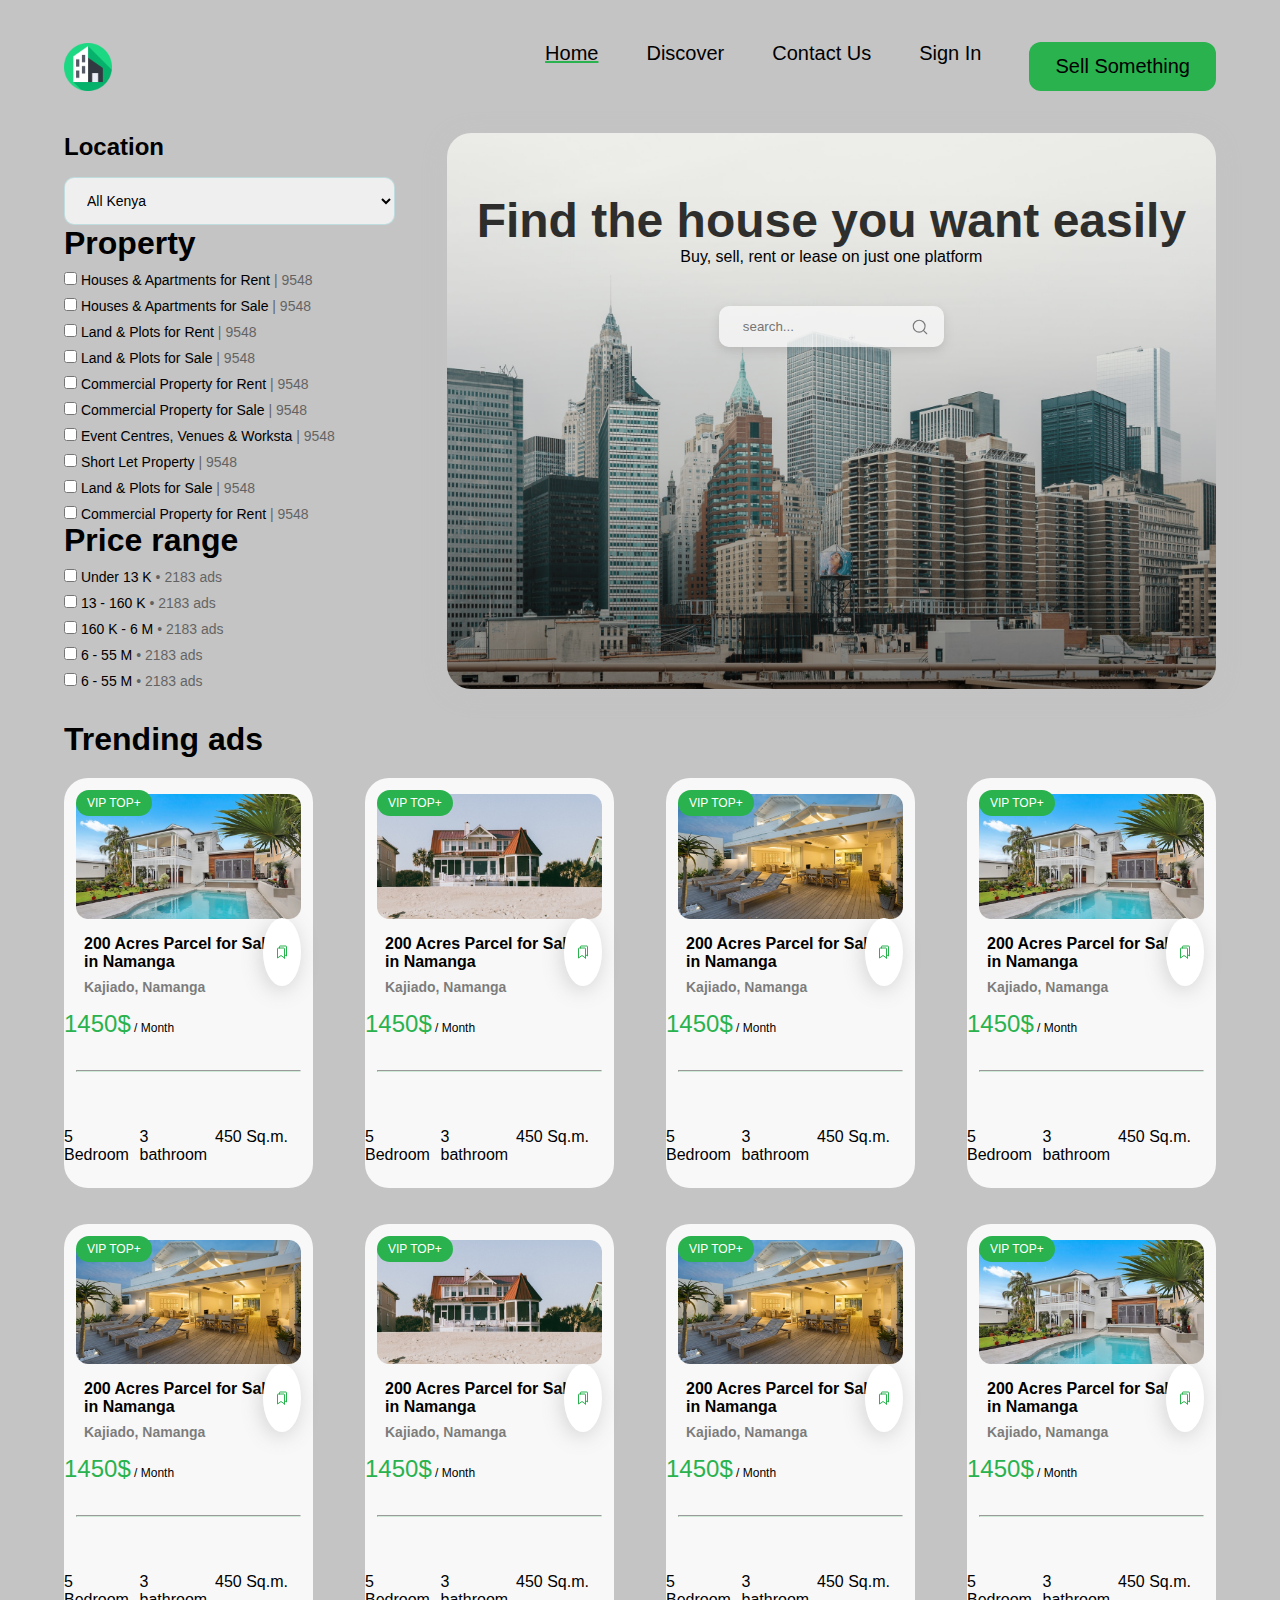
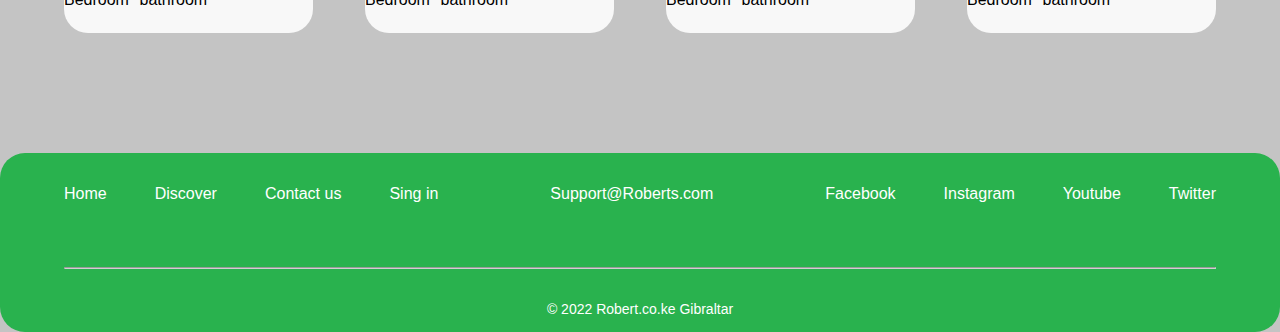
<file: index.html>
<!DOCTYPE html>
<html lang="en">
  <head>
    <meta charset="UTF-8" />
    <meta http-equiv="X-UA-Compatible" content="IE=edge" />
    <meta name="viewport" content="width=device-width, initial-scale=1.0" />
    <link rel="stylesheet" href="assets/css/font.css" />
    <link rel="stylesheet" href="assets/css/style.css" />
    <link rel="stylesheet" href="assets/css/media.css" />
    <meta name="description" content="this page is about villas" />
    <meta name="keywords" content="Find the house you want easily" />
    <meta name="author" content="Tamar Khutchua" />

    <meta
      property="og:url"
      content="https://github.com/tamarkhutchua/Parcours.git"
    />
    <title>Parcours</title>
  </head>
  <body>
    <header>
      <div class="container">
        <div class="nav-wrapper">
          <a href="index.html">
            <img src="assets/images/apartment 1.svg" alt="logo-icon" />
          </a>
          <nav class="navbar">
            <ul>
              <li class="navbar-li">
                <a href="#">Home</a>
              </li>
              <li class="navbar-li">
                <a href="#">Discover</a>
              </li>
              <li class="navbar-li">
                <a href="#">Contact us</a>
              </li>
              <li class="navbar-li">
                <a href="#">Sign in</a>
              </li>
              <li class="navbar-li">
                <a href="#">Sell Something</a>
              </li>
            </ul>
          </nav>
          <img
            class="search-loop"
            src="assets/images/Frame 3.svg"
            alt="search loop"
          />
        </div>
      </div>
    </header>
    <section class="Houses">
      <div class="parent-grid">
        <aside>
          <h2>Location</h2>
          <select class="country" name="country" id="country">
            <option value="0">All Kenya</option>
            <option value="1">All Georgia</option>
            <option value="2">All Italy</option>
            <option value="3">Others</option>
          </select>
          <h1>Property</h1>
          <div class="form-row">
            <input type="checkbox" name="list" id="list" />
            <label for="list">
              Houses & Apartments for Rent <span>| 9548</span>
            </label>
          </div>
          <div class="form-row">
            <input type="checkbox" name="list" id="list" />
            <label for="list">
              Houses & Apartments for Sale <span>| 9548</span>
            </label>
          </div>
          <div class="form-row">
            <input type="checkbox" name="list" id="list" />
            <label for="list">
              Land & Plots for Rent <span>| 9548</span>
            </label>
          </div>
          <div class="form-row">
            <input type="checkbox" name="list" id="list" />
            <label for="list">
              Land & Plots for Sale <span>| 9548</span>
            </label>
          </div>
          <div class="form-row">
            <input type="checkbox" name="list" id="list" />
            <label for="list">
              Commercial Property for Rent <span>| 9548</span>
            </label>
          </div>
          <div class="form-row">
            <input type="checkbox" name="list" id="list" />
            <label for="list">
              Commercial Property for Sale <span>| 9548</span>
            </label>
          </div>
          <div class="form-row">
            <input type="checkbox" name="list" id="list" />
            <label for="list">
              Event Centres, Venues & Worksta <span>| 9548</span>
            </label>
          </div>
          <div class="form-row">
            <input type="checkbox" name="list" id="list" />
            <label for="list"> Short Let Property <span>| 9548</span> </label>
          </div>
          <div class="form-row">
            <input type="checkbox" name="list" id="list" />
            <label for="list">
              Land & Plots for Sale <span>| 9548</span>
            </label>
          </div>
          <div class="form-row">
            <input type="checkbox" name="list" id="list" />
            <label for="list">
              Commercial Property for Rent <span>| 9548</span>
            </label>
          </div>
          <h1>Price range</h1>
          <div class="form-row-price">
            <input type="checkbox" name="list" id="list" />
            <label for="list"> Under 13 K <span>• 2183 ads</span> </label>
          </div>
          <div class="form-row-price">
            <input type="checkbox" name="list" id="list" />
            <label for="list"> 13 - 160 K <span>• 2183 ads</span> </label>
          </div>
          <div class="form-row-price">
            <input type="checkbox" name="list" id="list" />
            <label for="list"> 160 K - 6 M <span>• 2183 ads</span> </label>
          </div>
          <div class="form-row-price">
            <input type="checkbox" name="list" id="list" />
            <label for="list"> 6 - 55 M <span>• 2183 ads</span> </label>
          </div>
          <div class="form-row-price">
            <input type="checkbox" name="list" id="list" />
            <label for="list"> 6 - 55 M <span>• 2183 ads</span> </label>
          </div>
        </aside>
        <div class="navsearch">
          <h2>Find the house you want easily</h2>
          <p>Buy, sell, rent or lease on just one platform</p>
          <label for="search">
            <input
              type="text"
              name="search"
              id="search"
              placeholder="search..."
            />
            <img class="vec-ph" src="assets/images/Frame 3.svg" alt="loop" />
          </label>
        </div>
      </div>
      <h1 class="trend">Trending ads</h1>
      <div class="villas">
        <article>
          <a href="internal.html" target="_blank">
            <img src="assets/images/Rectangle 541.png" alt="swimming-pool" />
          </a>
          <span class="vip">VIP TOP+</span>
          <div class="bookmark">
            <img src="assets/images/Frame.svg" alt="frame" />
          </div>
          <h3>200 Acres Parcel for Sale in Namanga</h3>
          <h4>Kajiado, Namanga</h4>
          <div class="price">
            <p><span>1450$</span> / Month</p>
          </div>
          <hr />
          <div class="details">
            <p>5 Bedroom</p>
            <p>3 bathroom</p>
            <p>450 Sq.m.</p>
          </div>
        </article>
        <article>
          <a href="internal.html" target="_blank">
            <img src="assets/images/Rectangle 425.png" alt="sand" />
          </a>
          <span class="vip">VIP TOP+</span>
          <div class="bookmark">
            <img src="assets/images/Frame.svg" alt="frame" />
          </div>
          <h3>200 Acres Parcel for Sale in Namanga</h3>
          <h4>Kajiado, Namanga</h4>
          <div class="price">
            <p><span>1450$</span> / Month</p>
          </div>
          <hr />
          <div class="details">
            <p>5 Bedroom</p>
            <p>3 bathroom</p>
            <p>450 Sq.m.</p>
          </div>
        </article>
        <article>
          <a href="internal.html" target="_blank">
            <img src="assets/images/Rectangle 431.png" alt="night-stay" />
          </a>
          <span class="vip">VIP TOP+</span>
          <div class="bookmark">
            <img src="assets/images/Frame.svg" alt="frame" />
          </div>
          <h3>200 Acres Parcel for Sale in Namanga</h3>
          <h4>Kajiado, Namanga</h4>
          <div class="price">
            <p><span>1450$</span> / Month</p>
          </div>
          <hr />
          <div class="details">
            <p>5 Bedroom</p>
            <p>3 bathroom</p>
            <p>450 Sq.m.</p>
          </div>
        </article>
        <article>
          <a href="internal.html" target="_blank">
            <img src="assets/images/Rectangle 428.png" alt="Roses" />
          </a>
          <span class="vip">VIP TOP+</span>
          <div class="bookmark">
            <img src="assets/images/Frame.svg" alt="frame" />
          </div>
          <h3>200 Acres Parcel for Sale in Namanga</h3>
          <h4>Kajiado, Namanga</h4>
          <div class="price">
            <p><span>1450$</span> / Month</p>
          </div>
          <hr />
          <div class="details">
            <p>5 Bedroom</p>
            <p>3 bathroom</p>
            <p>450 Sq.m.</p>
          </div>
        </article>
        <article>
          <a href="internal.html" target="_blank">
            <img src="assets/images/Rectangle 545.png" alt="shezlong" />
          </a>
          <span class="vip">VIP TOP+</span>
          <div class="bookmark">
            <img src="assets/images/Frame.svg" alt="frame" />
          </div>
          <h3>200 Acres Parcel for Sale in Namanga</h3>
          <h4>Kajiado, Namanga</h4>
          <div class="price">
            <p><span>1450$</span> / Month</p>
          </div>
          <hr />
          <div class="details">
            <p>5 Bedroom</p>
            <p>3 bathroom</p>
            <p>450 Sq.m.</p>
          </div>
        </article>
        <article>
          <a href="internal.html" target="_blank">
            <img src="assets/images/Rectangle 520.png" alt="sand-house" />
          </a>
          <span class="vip">VIP TOP+</span>
          <div class="bookmark">
            <img src="assets/images/Frame.svg" alt="frame" />
          </div>
          <h3>200 Acres Parcel for Sale in Namanga</h3>
          <h4>Kajiado, Namanga</h4>
          <div class="price">
            <p><span>1450$</span> / Month</p>
          </div>
          <hr />
          <div class="details">
            <p>5 Bedroom</p>
            <p>3 bathroom</p>
            <p>450 Sq.m.</p>
          </div>
        </article>
        <article>
          <a href="internal.html" target="_blank">
            <img src="assets/images/Rectangle 519.png" alt="shezlong-2" />
          </a>
          <span class="vip">VIP TOP+</span>
          <div class="bookmark">
            <img src="assets/images/Frame.svg" alt="frame" />
          </div>
          <h3>200 Acres Parcel for Sale in Namanga</h3>
          <h4>Kajiado, Namanga</h4>
          <div class="price">
            <p><span>1450$</span> / Month</p>
          </div>
          <hr />
          <div class="details">
            <p>5 Bedroom</p>
            <p>3 bathroom</p>
            <p>450 Sq.m.</p>
          </div>
        </article>
        <article>
          <a href="internal.html" target="_blank">
            <img src="assets/images/Rectangle 527.png" alt="roses-2" />
          </a>
          <span class="vip">VIP TOP+</span>
          <div class="bookmark">
            <img src="assets/images/Frame.svg" alt="frame" />
          </div>
          <h3>200 Acres Parcel for Sale in Namanga</h3>
          <h4>Kajiado, Namanga</h4>
          <div class="price">
            <p><span>1450$</span> / Month</p>
          </div>
          <hr />
          <div class="details">
            <p>5 Bedroom</p>
            <p>3 bathroom</p>
            <p>450 Sq.m.</p>
          </div>
        </article>
      </div>
    </section>
    <footer>
      <div class="footer-container">
        <div class="footer-container-left">
          <ul>
            <li>
              <a href="#">Home</a>
            </li>
            <li>
              <a href="#">Discover</a>
            </li>
            <li>
              <a href="#">Contact us</a>
            </li>
            <li>
              <a href="#">Sing in</a>
            </li>
          </ul>
        </div>
        <p>Support@Roberts.com</p>
        <div class="footer-container-right">
          <ul>
            <li>
              <a href="https://www.facebook.com/" target="_blank">Facebook</a>
            </li>
            <li>
              <a href="https://www.instagram.com/" target="_blank">Instagram</a>
            </li>
            <li>
              <a href="https://www.youtube.com/" target="_blank">Youtube</a>
            </li>
            <li>
              <a href="https://twitter.com/" target="_blank">Twitter</a>
            </li>
          </ul>
        </div>
      </div>
      <hr />
      <span>© 2022 Robert.co.ke Gibraltar</span>
      <div class="mobileversion">
        <ul>
          <a href="#">
            <img src="assets/images/Component 4.png" alt="footer" />
          </a>
          <a href="#"><img src="assets/images/Group 134.png" alt="icons" /></a>
        </ul>
      </div>
    </footer>
  </body>
</html>
</file>
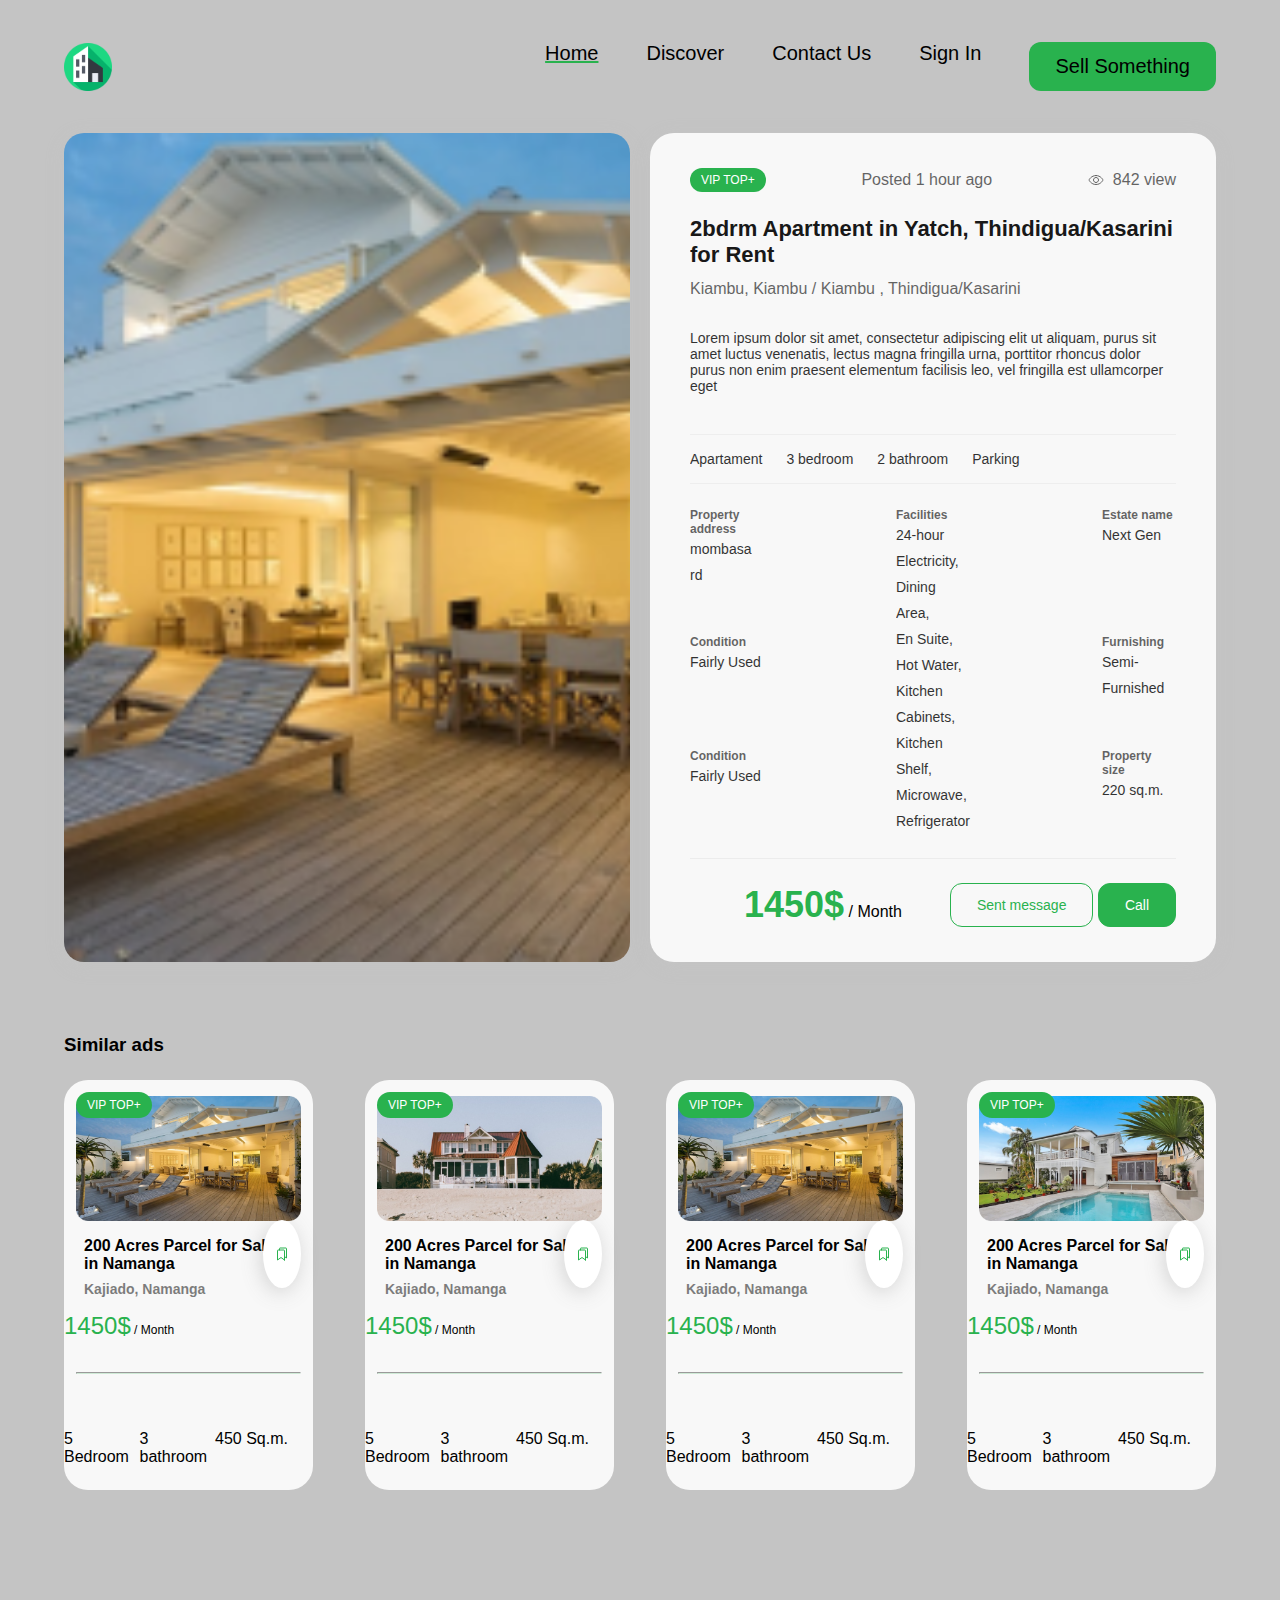
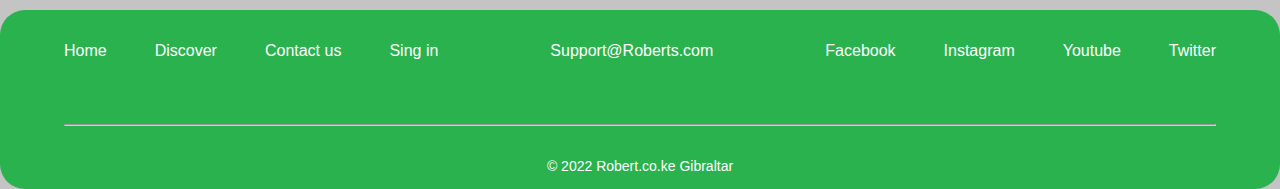
<file: internal.html>
<!DOCTYPE html>
<html lang="en">
  <head>
    <meta charset="UTF-8" />
    <meta http-equiv="X-UA-Compatible" content="IE=edge" />
    <meta name="viewport" content="width=device-width, initial-scale=1.0" />
    <link rel="stylesheet" href="assets/css/font.css" />
    <link rel="stylesheet" href="assets/css/style.css" />
    <link rel="stylesheet" href="assets/css/internal.css" />
    <meta name="description" content="this page is about villas" />
    <meta name="keywords" content="Find the house you want easily" />
    <meta name="author" content="Tamar Khutchua" />

    <meta
      property="og:url"
      content="https://github.com/tamarkhutchua/Parcours.git"
    />
    <title>Parcours</title>
  </head>
  <body>
    <header>
      <div class="container">
        <div class="nav-wrapper">
          <a href="index.html">
            <img
              class="logo"
              src="assets/images/apartment 1.svg"
              alt="logo-icon"
            />
          </a>
          <nav class="navbar">
            <ul>
              <li class="navbar-li">
                <a href="#">Home</a>
              </li>
              <li class="navbar-li">
                <a href="#">Discover</a>
              </li>
              <li class="navbar-li">
                <a href="#">Contact us</a>
              </li>
              <li class="navbar-li">
                <a href="#">Sign in</a>
              </li>
              <li class="navbar-li">
                <a href="#">Sell Something</a>
              </li>
            </ul>
          </nav>
        </div>
      </div>
    </header>
    <section class="location-banner">
      <div class="section-container-left"></div>
      <div class="section-container-right">
        <div class="info">
          <span class="vip-post">VIP TOP+</span>
          <p class="posted">Posted 1 hour ago</p>
          <div class="views">
            <img
              class="view-icon"
              src="assets/images/Frame 2.svg"
              alt="views"
            /><span>842 view</span>
          </div>
        </div>
        <h2>2bdrm Apartment in Yatch, Thindigua/Kasarini for Rent</h2>
        <p class="subcategory">Kiambu, Kiambu / Kiambu , Thindigua/Kasarini</p>
        <p class="desctiption">
          Lorem ipsum dolor sit amet, consectetur adipiscing elit ut aliquam,
          purus sit amet luctus venenatis, lectus magna fringilla urna,
          porttitor rhoncus dolor purus non enim praesent elementum facilisis
          leo, vel fringilla est ullamcorper eget
        </p>
        <div class="room">
          <p>Apartament</p>
          <p>3 bedroom</p>
          <p>2 bathroom</p>
          <p>Parking</p>
        </div>
        <div class="full-details">
          <div class="property-address">
            <h3>Property address</h3>
            <p>mombasa rd</p>
          </div>
          <div class="condition">
            <h3>Condition</h3>
            <p>Fairly Used</p>
          </div>
          <div class="condition2">
            <h3>Condition</h3>
            <p>Fairly Used</p>
          </div>
          <div class="facilities">
            <h3>Facilities</h3>
            <p class="fac-info">
              24-hour Electricity,<br />
              Dining Area,<br />
              En Suite,<br />
              Hot Water,<br />
              Kitchen Cabinets,<br />
              Kitchen Shelf,<br />
              Microwave,<br />
              Refrigerator
            </p>
          </div>
          <div class="estate-name">
            <h3>Estate name</h3>
            <p>Next Gen</p>
          </div>
          <div class="furnishing">
            <h3>Furnishing</h3>
            <p>Semi-Furnished</p>
          </div>
          <div class="property-size">
            <h3>Property size</h3>
            <p>220 sq.m.</p>
          </div>
        </div>
        <div class="price-contact">
          <div class="article-price">
            <p><span>1450$</span> / Month</p>
          </div>
          <div class="article-contact">
            <button class="sent-button">Sent message</button>
            <button class="call-button">Call</button>
          </div>
        </div>
      </div>
    </section>
    <h3 class="ads">Similar ads</h3>
    <div class="villas">
      <article>
        <a href="internal.html" target="_blank">
          <img src="assets/images/Rectangle 545.png" alt="shezlong" />
        </a>
        <span class="vip">VIP TOP+</span>
        <div class="bookmark">
          <img src="assets/images/Frame.svg" alt="frame" />
        </div>
        <h3>200 Acres Parcel for Sale in Namanga</h3>
        <h4>Kajiado, Namanga</h4>
        <div class="price">
          <p><span>1450$</span> / Month</p>
        </div>
        <hr />
        <div class="details">
          <p>5 Bedroom</p>
          <p>3 bathroom</p>
          <p>450 Sq.m.</p>
        </div>
      </article>
      <article>
        <a href="internal.html" target="_blank">
          <img src="assets/images/Rectangle 520.png" alt="sand-house" />
        </a>
        <span class="vip">VIP TOP+</span>
        <div class="bookmark">
          <img src="assets/images/Frame.svg" alt="frame" />
        </div>
        <h3>200 Acres Parcel for Sale in Namanga</h3>
        <h4>Kajiado, Namanga</h4>
        <div class="price">
          <p><span>1450$</span> / Month</p>
        </div>
        <hr />
        <div class="details">
          <p>5 Bedroom</p>
          <p>3 bathroom</p>
          <p>450 Sq.m.</p>
        </div>
      </article>
      <article>
        <a href="internal.html" target="_blank">
          <img src="assets/images/Rectangle 519.png" alt="shezlong-2" />
        </a>
        <span class="vip">VIP TOP+</span>
        <div class="bookmark">
          <img src="assets/images/Frame.svg" alt="frame" />
        </div>
        <h3>200 Acres Parcel for Sale in Namanga</h3>
        <h4>Kajiado, Namanga</h4>
        <div class="price">
          <p><span>1450$</span> / Month</p>
        </div>
        <hr />
        <div class="details">
          <p>5 Bedroom</p>
          <p>3 bathroom</p>
          <p>450 Sq.m.</p>
        </div>
      </article>
      <article>
        <a href="internal.html" target="_blank">
          <img src="assets/images/Rectangle 527.png" alt="roses-2" />
        </a>
        <span class="vip">VIP TOP+</span>
        <div class="bookmark">
          <img src="assets/images/Frame.svg" alt="frame" />
        </div>
        <h3>200 Acres Parcel for Sale in Namanga</h3>
        <h4>Kajiado, Namanga</h4>
        <div class="price">
          <p><span>1450$</span> / Month</p>
        </div>
        <hr />
        <div class="details">
          <p>5 Bedroom</p>
          <p>3 bathroom</p>
          <p>450 Sq.m.</p>
        </div>
      </article>
    </div>
    <footer>
      <div class="footer-container">
        <div class="footer-container-left">
          <ul>
            <li>
              <a href="#">Home</a>
            </li>
            <li>
              <a href="#">Discover</a>
            </li>
            <li>
              <a href="#">Contact us</a>
            </li>
            <li>
              <a href="#">Sing in</a>
            </li>
          </ul>
        </div>
        <p>Support@Roberts.com</p>
        <div class="footer-container-right">
          <ul>
            <li>
              <a href="https://www.facebook.com/" target="_blank">Facebook</a>
            </li>
            <li>
              <a href="https://www.instagram.com/" target="_blank">Instagram</a>
            </li>
            <li>
              <a href="https://www.youtube.com/" target="_blank">Youtube</a>
            </li>
            <li>
              <a href="https://twitter.com/" target="_blank">Twitter</a>
            </li>
          </ul>
        </div>
      </div>
      <hr />
      <span>© 2022 Robert.co.ke Gibraltar</span>
      <div class="mobileversion">
        <ul>
          <a href="#">
            <img src="assets/images/Component 4.png" alt="footer" />
          </a>
          <a href="#"><img src="assets/images/Group 134.png" alt="icons" /></a>
        </ul>
      </div>
    </footer>
  </body>
</html>
</file>
<file: assets/css/font.css>
@font-face {
  font-family: "PoppinsRegular";
  src: url("../fonts/Poppins-Regular.woff2") format("woff2"),
    url("../fonts/Poppins-Regular.woff") format("woff"),
    url("../fonts/Poppins-Regular.ttf") format("truetype");
  font-weight: normal;
  font-style: normal;
  font-display: swap;
}

@font-face {
  font-family: "PoppinsBold";
  src: url("../fonts/Poppins-Bold.woff2") format("woff2"),
    url("../fonts/Poppins-Bold.woff") format("woff"),
    url("../fonts/Poppins-Bold.ttf") format("truetype");
  font-weight: bold;
  font-style: normal;
  font-display: swap;
}
</file>
<file: assets/css/style.css>
* {
  margin: 0;
  padding: 0;
  box-sizing: border-box;
  font-family: "Poppins", sans-serif;
}
ul {
  list-style: none;
}
body {
  background-color: #c4c4c4;
}
.search-loop {
  display: none;
}
.form-row,
.form-row-price {
  margin-top: 10px;
  color: #000000;
  font-size: 14px;
}
.form-row span,
.form-row-price span {
  opacity: 0.5;
}
input:checked {
  accent-color: green;
}
.container {
  max-width: 1920px;
  width: 100%;
  margin: auto;
  padding: 42px 0;
}
.nav-wrapper {
  display: flex;
  align-items: center;
  justify-content: space-between;
  width: 90%;
  margin: auto;
  flex-wrap: wrap;
}
.navbar ul {
  display: flex;
  gap: 48px;
  flex-wrap: wrap;
}
.navbar li:first-child {
  text-decoration-line: underline;
  text-decoration-color: #29b24e;
}
.navbar li:last-child {
  padding: 13px 26px;
  background-color: #29b24e;
  border-radius: 12px;
}
.navbar a {
  font-size: 20px;
  text-decoration: none;
  color: black;
  text-transform: capitalize;
}
.parent-grid {
  display: grid;
  grid-template-columns: 1fr, 3fr;
  grid-auto-rows: minmax(100px, auto);
  column-gap: 52px;
  row-gap: 36px;
  width: 90%;
  margin: auto;
}
.country {
  width: 100%;
  height: 48px;
  font-family: "poppins", sans-serif;
  font-size: 14px;
  color: #000000;
  padding: 13px 18px;
  margin-top: 16px;
  border-radius: 10px;
  border: 1px solid rgba(13, 156, 164, 0.21);
}
.navsearch {
  min-width: 335px;
  grid-area: banner;
  grid-column: 2 / span3;
  grid-row: 1 / span2;
  background-image: url(../images/Rectangle\ 400.png);
  background-repeat: no-repeat;
  background-size: cover;
  background-position: center;
  border-radius: 24px;
  box-shadow: 0px 4px 25px rgba(194, 194, 194, 0.31);
  display: flex;
  flex-direction: column;
  align-items: center;
  text-align: center;
}
.navsearch h2 {
  color: #000000;
  opacity: 0.8;
  font-family: "poppins" sans-serif;
  font-size: 48px;
  margin-top: 60px;
}
.container-right p {
  color: #000000;
  opacity: 0.8;
  font-family: "poppins" sans-serif;
  font-size: 16px;
  margin-top: 10px;
}
.navsearch label {
  position: relative;
}
.vec-ph {
  position: absolute;
  top: 52px;
  right: 15px;
  max-width: 18px;
}
.navsearch input {
  padding: 13px 24px 13px 24px;
  border-radius: 10px;
  background-color: #f8f8f8cc;
  border: 0px;
  outline: none;
  box-shadow: 0px 4px 10px rgba(124, 124, 124, 0.27);
  max-width: 324px;
  margin-top: 40px;
}
.trend {
  margin-top: 32px;
  margin-bottom: 20px;
  width: 95%;
  margin-left: auto;
}
.villas {
  display: grid;
  grid-template-columns: repeat(4, 1fr);
  grid-auto-rows: minmax(100px, auto);
  column-gap: 52px;
  row-gap: 36px;
  width: 90%;
  margin: auto;
  justify-content: space-around;
}
.villas article {
  display: flex;
  flex-wrap: wrap;
  position: relative;
  background-color: #f8f8f8;
  border-radius: 24px;
}
article img {
  margin: 16px auto;
  width: 90%;
  display: flex;
  justify-content: space-between;
  position: relative;
}
.vip {
  padding: 6px 11px;
  background: #29b24e;
  border-radius: 15px;
  color: #ffffff;
  font-size: 12px;
  font-family: "Poppins", sans-serif;
  position: absolute;
  left: 12px;
  top: 12px;
}
.bookmark {
  padding: 10px;
  display: flex;
  justify-content: center;
  align-items: center;
  position: absolute;
  right: 12px;
  top: 140px;
  background-color: #ffffff;
  box-shadow: -2px 4px 20px rgba(109, 109, 109, 0.25);
  border-radius: 50%;
}
article h3 {
  margin: 0px 20px 0px 20px;
  font-size: 16px;
  color: #000000;
}
article h4 {
  margin: 8px 20px 0px 20px;
  font-size: 14px;
  color: #000000;
  opacity: 0.5;
}
.price {
  display: flex;
  justify-content: flex-end;
  margin-top: 15px;
}
.price span {
  color: #29b24e;
  font-size: 24px;
}
.price p {
  color: #000000;
  font-size: 12px;
  font-family: "Poppins", sans-serif;
  opacity: 1;
}
article hr {
  display: flex;
  flex-wrap: wrap;
  width: 90%;
  margin: 32px auto;
  border-bottom: 1px solid#CFEAD6;
  border-radius: 2px;
}
.details {
  padding: 24px 0px;
  width: 91%;
  display: grid;
  grid-template-columns: repeat(3, 1fr);
}
footer {
  width: 100%;
  margin: auto;
  margin-top: 120px;
  height: 179px;
  background-color: #29b24e;
  border-radius: 25px;
}
.footer-container {
  display: flex;
  flex-wrap: wrap;
  width: 90%;
  margin: auto;
  justify-content: space-between;
  padding-top: 32px;
  padding-bottom: 32px;
}
.footer-container a,
footer p {
  color: #ffffff;
  text-decoration: none;
  display: flex;
  flex-wrap: wrap;
}
.footer-container-left ul,
li,
a {
  display: flex;
  flex-wrap: wrap;
  gap: 48px;
}
.footer-container-right ul,
li,
a {
  display: flex;
  flex-wrap: wrap;
  gap: 48px;
}
footer hr {
  display: flex;
  flex-wrap: wrap;
  width: 90%;
  margin: 32px auto;
  border-bottom: 1px solid #d0d0d0;
  border-radius: 40px;
}
footer span {
  display: flex;
  flex-wrap: wrap;
  justify-content: center;
  color: #ffffff;
  font-size: 14px;
  font-weight: 400;
}
.location-banner {
  display: grid;
  width: 90%;
  margin: auto;
  justify-content: space-around;
  gap: 20px;
  grid-template-columns: repeat(2, 1fr);

  grid-template-areas: "banner details";
}
.section-container-left {
  grid-area: banner;
  padding: 35px 40px;
  background-image: url(../images/Rectangle\ 431.png);
  background-repeat: no-repeat;
  border-radius: 20px;
  background-size: cover;
  background-position: center;
  box-shadow: 0px 4px 18px rgba(194, 194, 194, 0.3);
}
.section-container-right {
  grid-area: details;
  padding: 35px 40px;
  background: #f8f8f8;
  border-radius: 24px;
  display: flex;
  flex-direction: column;
  box-shadow: 0px 4px 18px 0px rgba(194, 194, 194, 0.3);
  display: flex;
  flex-direction: column;
}
.info {
  display: flex;
  width: 100%;
  align-items: center;
  justify-content: space-between;
  align-items: center;
}
.views {
  display: flex;
  gap: 9px;
  align-items: center;
}
.posted,
.views span {
  opacity: 0.6;
}
.vip-post {
  padding: 5px 11px;
  background: #29b24e;
  border-radius: 15px;
  color: #ffffff;
  font-size: 12px;
  font-family: "Poppins", sans-serif;
}
.section-container-right h2 {
  color: #000000;
  opacity: 0.9;
  font-family: "Poppins", sans-serif;
  font-size: 22px;
  margin-top: 24px;
}
.subcategory {
  color: #000000;
  font-family: "Poppins", sans-serif;
  font-size: 16px;
  margin-top: 12px;
  opacity: 0.6;
}
.desctiption {
  color: #000000;
  font-family: "Poppins", sans-serif;
  font-size: 14px;
  margin-top: 32px;
  opacity: 0.8;
}
.room {
  border-top: 1px solid #ececec;
  border-bottom: 1px solid #ececec;
  width: 100%;
  display: flex;
  gap: 24px;
  padding: 16px 0px 16px 0px;
  margin-top: 40px;
  font-size: 14px;
  color: #000000;
  opacity: 0.8;
}
.full-details {
  display: grid;
  margin-top: 24px;
  grid-template-columns: repeat(3, 1fr);
  grid-column-gap: 132px;
  grid-row-gap: 16px;
  grid-template-areas:
    "property-address facilities estate-name"
    "condition facilities furnishing"
    "condition2 facilities property-size";
}
.full-details h3 {
  font-size: 12px;
  color: #000000;
  opacity: 0.6;
  font-family: "Poppins", sans-serif;
}
.full-details p {
  font-size: 14px;
  color: #000000;
  opacity: 0.8;
  font-family: "Poppins", sans-serif;
  line-height: 26px;
}
.property-address {
  grid-area: property-address;
}
.condition {
  grid-area: condition;
}
.condition2 {
  grid-area: condition2;
}
.facilities {
  grid-area: facilities;
}
.estate-neme {
  grid-area: estate-name;
}
.furnishing {
  grid-area: furnishing;
}
.property-size {
  grid-area: property-size;
}
.price-contact {
  border-top: 1px solid #ececec;
  margin-top: 24px;
  padding-top: 24px;
  display: flex;
  align-items: center;
  justify-content: space-between;
}
.article-price span {
  color: #29b24e;
  font-size: 36px;
  font-weight: 600;
  font-family: "Poppins", sans-serif;
}
.article-price p {
  color: #000000;
  font-size: 16px;
  font-weight: 400;
  font-family: "Poppins", sans-serif;
  opacity: 1;
}
.article-price {
  margin-left: 54px;
}
.sent-button {
  padding: 13px 26px;
  background: #f8f8f8;
  color: #29b24e;
  border: 1px solid #29b24e;
  border-radius: 12px;
  font-size: 14px;
  font-family: "Poppins", sans-serif;
  transition: all 0.2s;
}
.sent-button:hover {
  color: #f8f8f8;
  background: #29b24e;
}
.call-button {
  padding: 13px 26px;
  border: 1px solid #29b24e;
  background-color: #29b24e;
  color: #ffffff;
  border-radius: 12px;
  font-size: 14px;
  font-family: "Poppins", sans-serif;
  transition: all 0.2s;
}
.call-button:hover {
  background-color: #f8f8f8;
  color: #29b24e;
  border: 1px solid #29b24e;
}
.ads {
  margin-top: 72px;
  margin-bottom: 24px;
  width: 95%;
  margin-left: auto;
}
.mobileversion {
  display: none;
}
</file>
<file: assets/css/media.css>
@media (width <= 768px) {
  header ul,
  li {
    display: none;
  }
  header {
    max-width: 335px;
    width: 100%;
    margin: auto;
    align-content: center;
  }
  .search-loop {
    display: flex;
    justify-content: center;
    align-items: center;
  }
  .Houses .navsearch {
    display: grid;
    width: 100%;
    grid-template-columns: 1fr;
    grid-column: 1;
    grid-row: 1;
  }
  .Houses .villas {
    display: grid;
    width: 100%;
    grid-template-columns: 1fr;
    grid-column: 1;
    grid-row: 1;
  }
  .villas article {
    display: flex;
    flex-direction: column;
    margin: auto;
  }
  .villas article:last-child {
    display: none;
  }
  .parent-grid {
    max-width: fit-content;
    width: 100%;
  }
  .navsearch {
    max-width: 335px;
    width: 100%;
    height: 435px;
    margin: auto;
    align-content: center;
  }
  .navsearch h2 {
    font-size: 24px;
  }
  .navsearch label {
    display: none;
  }
  .trend {
    max-width: 335px;
    width: 100%;
    margin: auto;
    align-content: center;
    padding-top: 32px;
    padding-bottom: 16px;
  }
  footer {
    background: none;
  }
  footer p {
    display: none;
  }
  footer span {
    display: none;
  }
  footer hr {
    display: none;
  }
  .mobileversion {
    display: flex;
    justify-content: center;
  }
}
</file>
<file: assets/css/internal.css>
@media (width <= 768px) {
  header ul,
  li {
    display: none;
  }
  header {
    max-width: 335px;
    width: 100%;
    margin: auto;
    align-content: center;
  }
  .search-loop {
    display: flex;
    justify-content: center;
    align-items: center;
  }
  .logo {
    display: none;
  }
  .location-banner {
    width: 100%;
    gap: 20px;
    grid-template-columns: 1fr;
    grid-template-areas: "banner" "details";
  }
  .full-details {
    display: grid;
    margin-top: 24px;
    grid-template-columns: 1fr;
    grid-column-gap: 132px;
    grid-row-gap: 16px;
    grid-template-areas:
      "property-address"
      "condition"
      "condition2"
      "facilities"
      "estate-name"
      "furnishing"
      "property-size";
  }
  .fac-info {
    text-align: end;
  }
  .price-contact {
    flex-direction: column;
    align-items: flex-start;
  }
  .article-contact {
    margin-top: 40px;
    display: flex;
    flex-direction: column;
    width: 100%;
    gap: 12px;
  }
  .article-contact button {
    width: 100%;
  }
  .full-details div {
    display: flex;
    justify-content: space-between;
  }
  .section-container-left {
    max-width: 335px;
    width: 100%;
    height: 316px;
    margin: auto;
  }
  .section-container-right {
    max-width: 375px;
    width: 100%;
    height: 1060px;
    margin: auto;
  }
  .ads {
    max-width: 335px;
    width: 100%;
    margin: auto;
    align-content: center;
    margin-top: 72px;
    margin-bottom: 16px;
  }
  .villas {
    display: flex;
    justify-content: space-around;
    max-width: 335px;
    width: 100%;
    margin-bottom: 74px;
  }
  .villas article:nth-child(odd) {
    display: none;
  }
  .villas article:nth-child(2) {
    display: none;
  }
  article h3 {
    display: flex;
  }
  footer {
    background: none;
    margin-top: 74px;
  }
  footer p {
    display: none;
  }
  footer span {
    display: none;
  }
  footer hr {
    display: none;
  }
  .mobileversion {
    display: flex;
    justify-content: center;
  }
}
</file>
